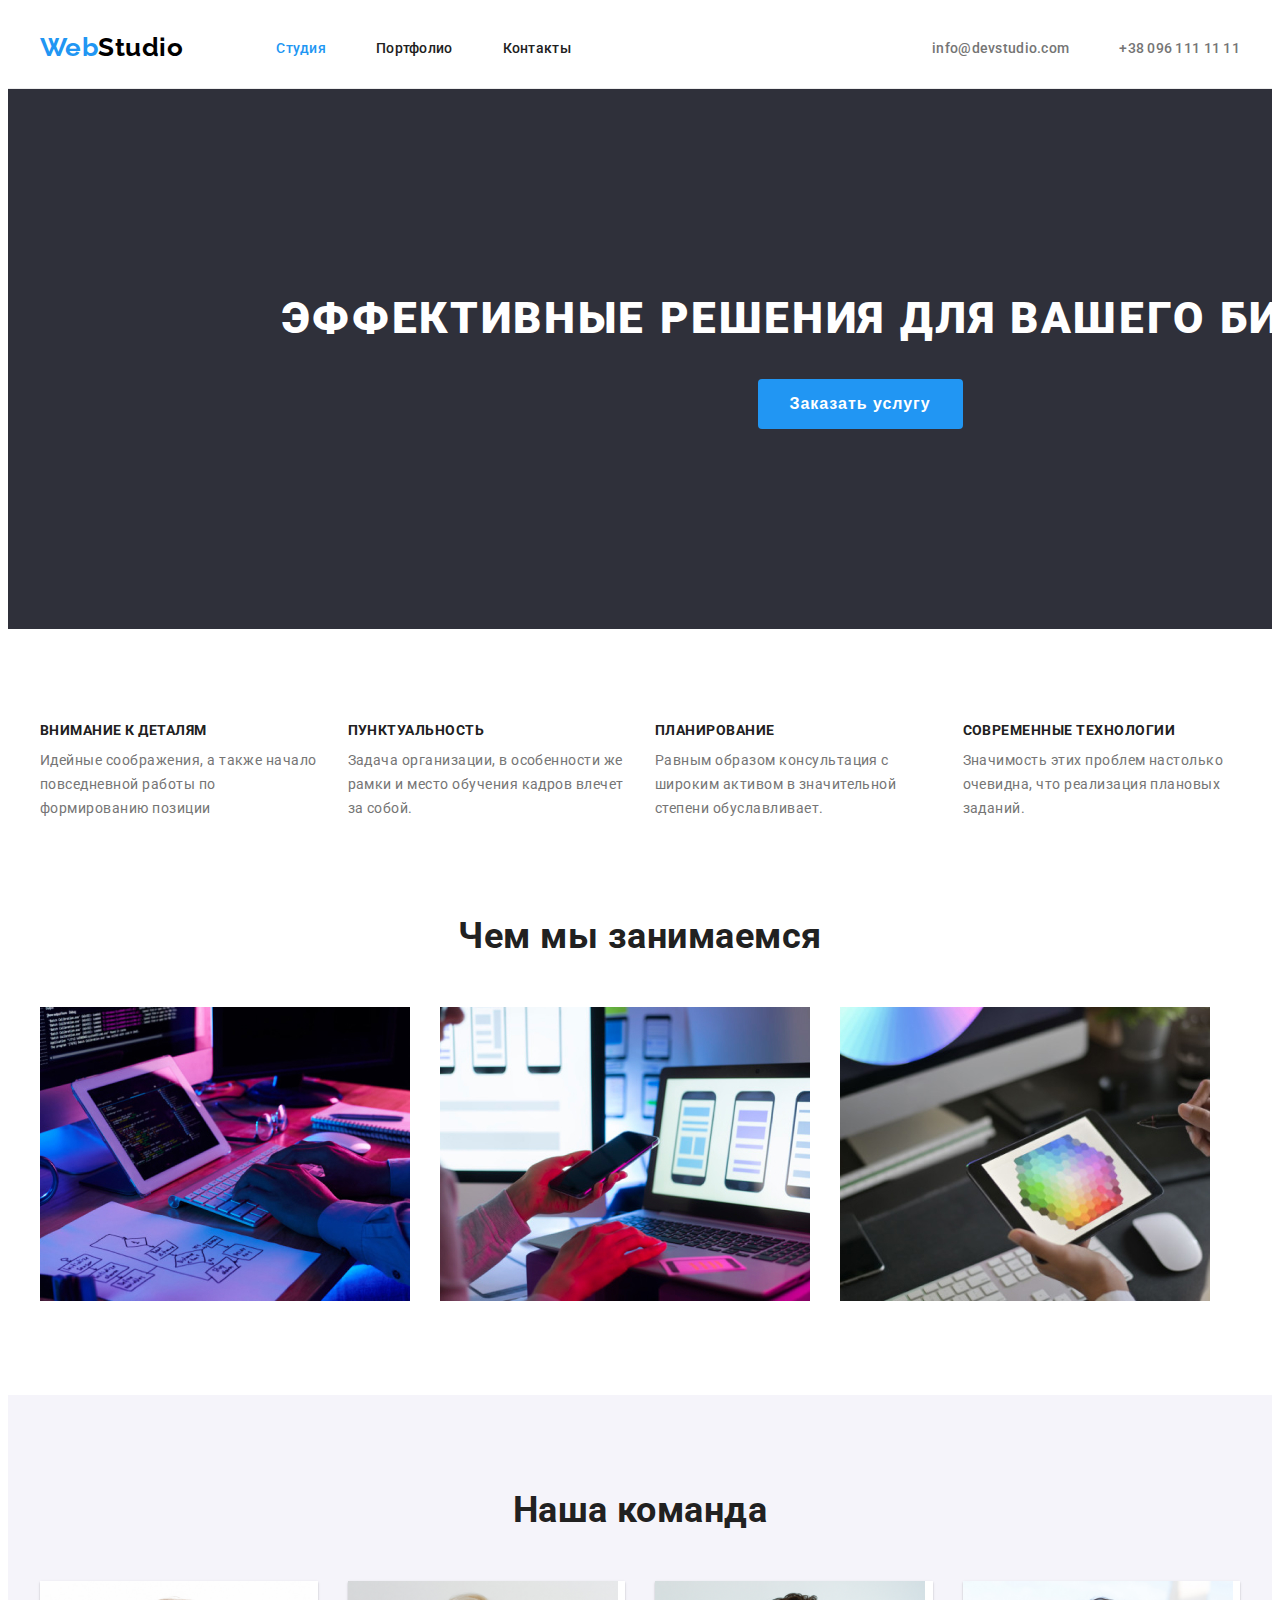
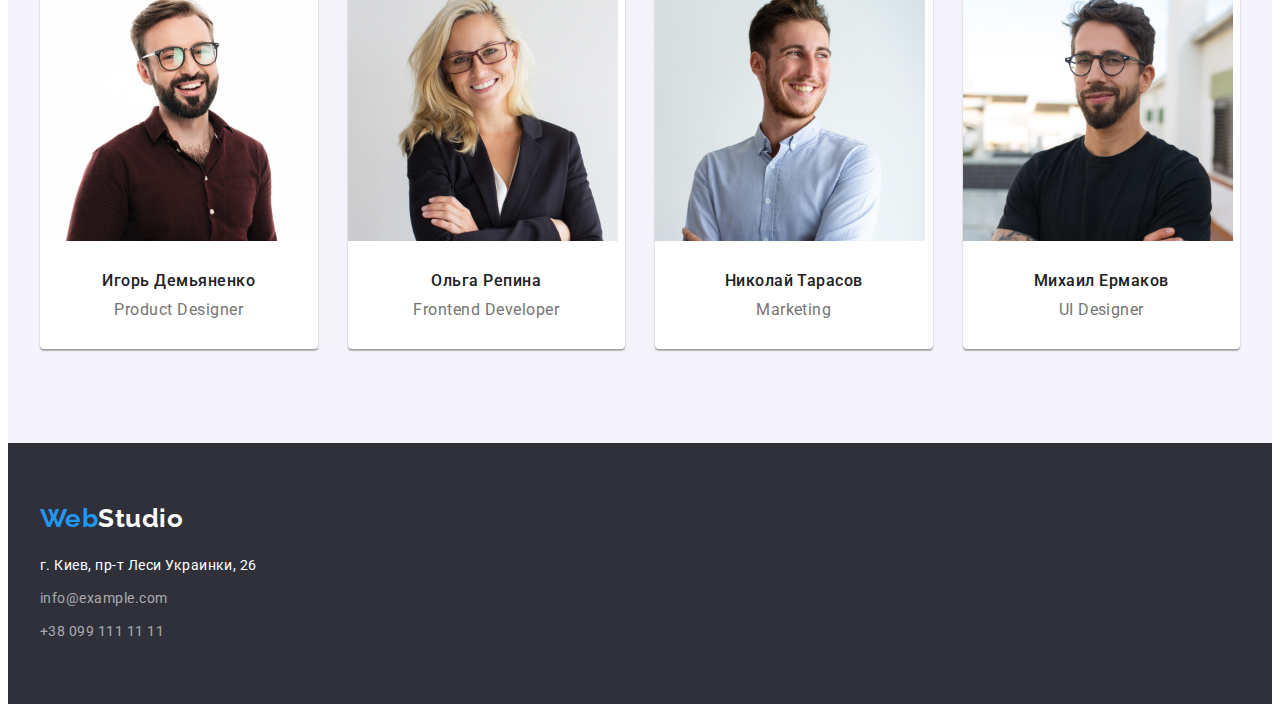
<file: index.html>
<!DOCTYPE html>
<html lang="ru">
  <head>
    <meta charset="UTF-8" />
    <meta name="viewport" content="width=device-width, initial-scale=1.0" />
    <title>Студия</title>
    <link
      rel="stylesheet"
      href="https://cdnjs.cloudflare.com/ajax/libs/modern-normalize/1.0.0/modern-normalize.css"
      integrity="sha512-Zx6MlUMKSVJoQ+83OwhdILe8cSEsCzfqThJd7J/VA2UrK6Ctj85p+xzqfyuNXE5B1k25uUdmJ2OzItbBy9GHAQ=="
      crossorigin="anonymous"
    />
    <link rel="preconnect" href="https://fonts.gstatic.com" />
    <link
      href="https://fonts.googleapis.com/css2?family=Raleway:wght@700&family=Roboto:wght@400;500;700;900&display=swap"
      rel="stylesheet"
    />
    <link rel="stylesheet" href="./css/styles.css" />
  </head>
  <body>
    <header class="page-header">
      <div class="container">
        <nav class="nav-menu">
          <a href="index.html" lang="en" class="logo link"
            ><span class="logo-title">Web</span>Studio</a
          >
          <ul class="site-nav list">
            <li class="site-nav-item">
              <a href="index.html" class="current link">Студия</a>
            </li>
            <li class="site-nav-item">
              <a href="./portfolio.html" class="link">Портфолио</a>
            </li>
            <li class="site-nav-item">
              <a href="Контакты" class="link">Контакты</a>
            </li>
          </ul>
        </nav>
        <ul class="contact list">
          <li class="site-nav-item">
            <a href="mailto:info@devstudio.com" class="contact-header link"
              >info@devstudio.com</a
            >
          </li>
          <li class="site-nav-item">
            <a href="tel:+380961111111" class="contact-header link"
              >+38 096 111 11 11</a
            >
          </li>
        </ul>
      </div>
    </header>
    <main>
      <!--Hero-->

      <section class="hero">
        <div class="container">
          <h1 class="hero-title">Эффективные решения для вашего бизнеса</h1>
          <button type="button" class="btn">Заказать услугу</button>
        </div>
      </section>

      <!--Features-->

      <section class="section title-features">
        <div class="container">
          <h2 class="section-title visually-hidden">Особенности</h2>
          <ul class="features list">
            <li class="features-item">
              <h3 class="features-title">Внимание к деталям</h3>
              <p class="features-text">
                Идейные соображения, а также начало повседневной работы по
                формированию позиции
              </p>
            </li>
            <li class="features-item">
              <h3 class="features-title">Пунктуальность</h3>
              <p class="features-text">
                Задача организации, в особенности же рамки и место обучения
                кадров влечет за собой.
              </p>
            </li>
            <li class="features-item">
              <h3 class="features-title">Планирование</h3>
              <p class="features-text">
                Равным образом консультация с широким активом в значительной
                степени обуславливает.
              </p>
            </li>
            <li class="features-item">
              <h3 class="features-title">Современные технологии</h3>
              <p class="features-text">
                Значимость этих проблем настолько очевидна, что реализация
                плановых заданий.
              </p>
            </li>
          </ul>
        </div>
      </section>

      <!--Our work-->

      <section class="section title-work">
        <div class="container">
          <h2 class="section-title">Чем мы занимаемся</h2>
          <ul class="work list">
            <li class="work-item">
              <img
                src="./images/img-1.jpg"
                alt="Разработка приложений на компьютер"
                width="370"
                height="294"
              />
            </li>
            <li class="work-item">
              <img
                src="./images/img-2.jpg"
                alt="Разработка приложений на телефон"
                width="370"
                height="294"
              />
            </li>
            <li class="work-item">
              <img
                src="./images/img-3.jpg"
                alt="Разработка приложений на планшет"
                width="370"
                height="294"
              />
            </li>
          </ul>
        </div>
      </section>

      <!--Team-->

      <section class="section employees">
        <div class="container">
          <h2 class="section-title">Наша команда</h2>
          <ul class="team list">
            <li class="team-item">
              <img
                src="./images/employee-1.jpg"
                alt="Продуктовый дизайнер"
                width="270"
                height="260"
              />
              <div class="team-card">
                <h3 class="team-title">Игорь Демьяненко</h3>
                <p lang="en" class="team-text">Product Designer</p>
              </div>
            </li>
            <li class="team-item">
              <img
                src="./images/employee-2.jpg"
                alt="Разработчик пользовательского интерфейса"
                width="270"
                height="260"
              />
              <div class="team-card">
                <h3 class="team-title">Ольга Репина</h3>
                <p lang="en" class="team-text">Frontend Developer</p>
              </div>
            </li>
            <li class="team-item">
              <img
                src="./images/employee-3.jpg"
                alt="Маркетолог"
                width="270"
                height="260"
              />
              <div class="team-card">
                <h3 class="team-title">Николай Тарасов</h3>
                <p lang="en" class="team-text">Marketing</p>
              </div>
            </li>
            <li class="team-item">
              <img
                src="./images/employee-4.jpg"
                alt="Дизайнер"
                width="270"
                height="260"
              />
              <div class="team-card">
                <h3 class="team-title">Михаил Ермаков</h3>
                <p lang="en" class="team-text">UI Designer</p>
              </div>
            </li>
          </ul>
        </div>
      </section>
    </main>
    <footer class="page-footer">
      <div class="container">
        <a href="index.html" lang="en" class="logo link"
          ><span class="logo-title">Web</span
          ><span class="studio">Studio</span></a
        >
        <address class="address-menu">
          <ul class="address-nav list">
            <li class="address-item">
              <a
                href="https://goo.gl/maps/wcm8M9rtRjgam5ik7"
                target="_blank"
                rel="noreferrer noopener"
                class="map link"
                >г. Киев, пр-т Леси Украинки, 26</a
              >
            </li>
            <li class="address-item">
              <a href="mailto:info@example.com" class="address-footer link"
                >info@example.com</a
              >
            </li>
            <li class="address-item">
              <a href="tel:+380991111111" class="address-footer link"
                >+38 099 111 11 11</a
              >
            </li>
          </ul>
        </address>
      </div>
    </footer>
  </body>
</html>
</file>
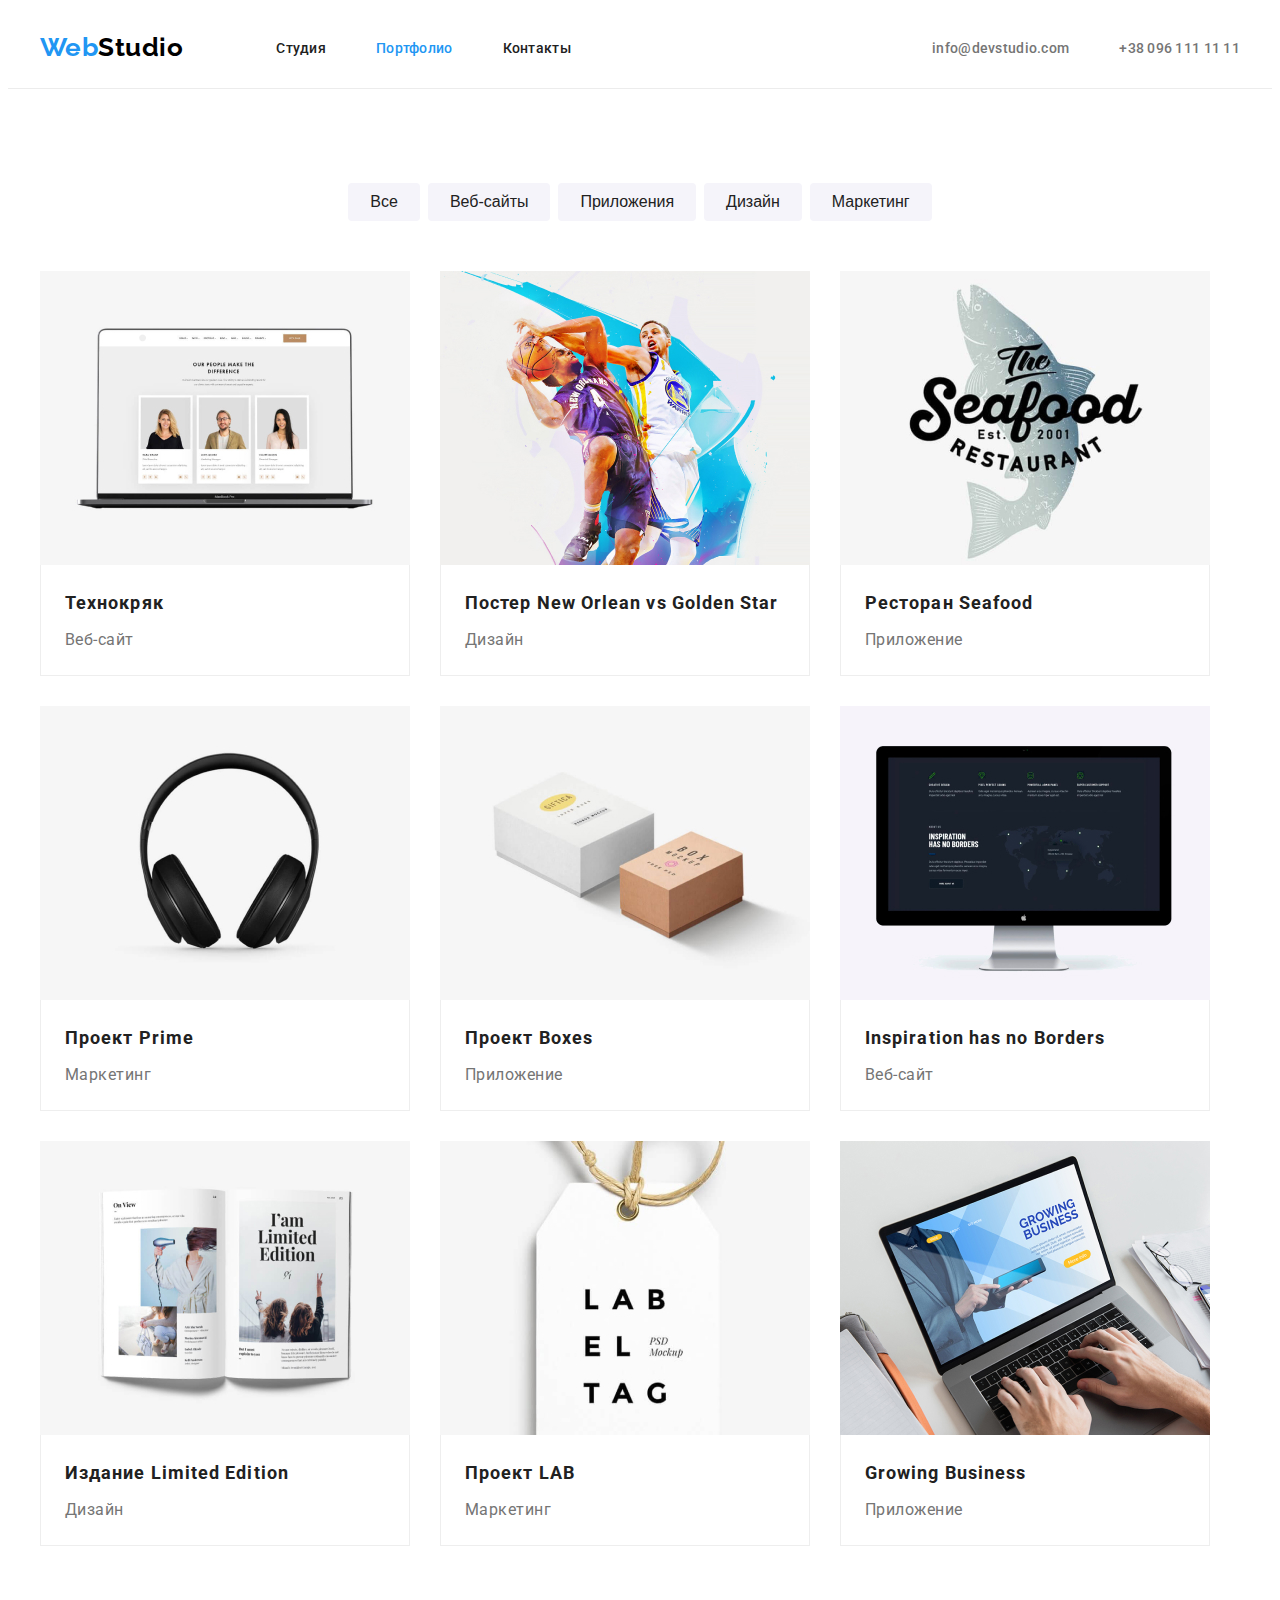
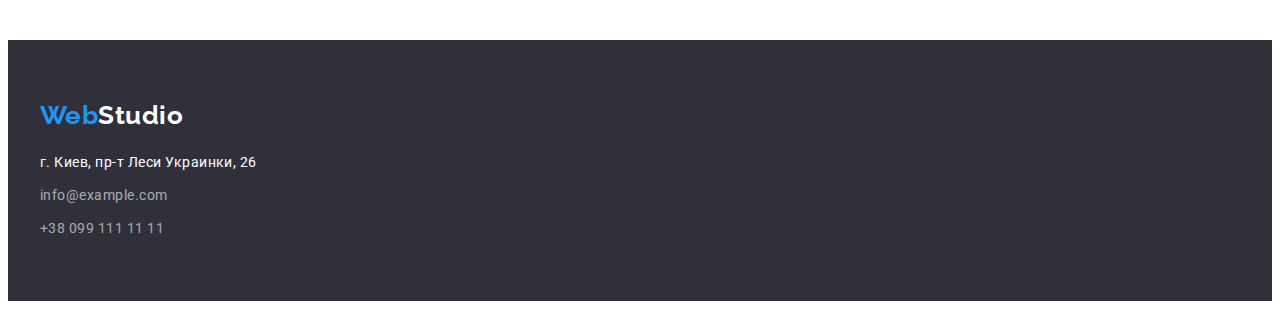
<file: portfolio.html>
<!DOCTYPE html>
<html lang="ru">
  <head>
    <meta charset="UTF-8" />
    <meta http-equiv="X-UA-Compatible" content="IE=edge" />
    <meta name="viewport" content="width=device-width, initial-scale=1.0" />
    <title>Портфолио</title>
    <link
      rel="stylesheet"
      href="https://cdnjs.cloudflare.com/ajax/libs/modern-normalize/1.0.0/modern-normalize.css"
      integrity="sha512-Zx6MlUMKSVJoQ+83OwhdILe8cSEsCzfqThJd7J/VA2UrK6Ctj85p+xzqfyuNXE5B1k25uUdmJ2OzItbBy9GHAQ=="
      crossorigin="anonymous"
    />
    <link rel="preconnect" href="https://fonts.gstatic.com" />
    <link
      href="https://fonts.googleapis.com/css2?family=Raleway:wght@700&family=Roboto:wght@400;500;700;900&display=swap"
      rel="stylesheet"
    />
    <link rel="stylesheet" href="./css/styles.css" />
  </head>
  <body>
    <header class="page-header">
      <div class="container">
        <nav class="nav-menu">
          <a href="index.html" lang="en" class="logo link"
            ><span class="logo-title">Web</span>Studio</a
          >
          <ul class="site-nav list">
            <li class="site-nav-item">
              <a href="index.html" class="link">Студия</a>
            </li>
            <li class="site-nav-item">
              <a href="./portfolio.html" class="current link">Портфолио</a>
            </li>
            <li class="site-nav-item">
              <a href="Контакты" class="link">Контакты</a>
            </li>
          </ul>
        </nav>
        <ul class="contact list">
          <li class="site-nav-item">
            <a href="mailto:info@devstudio.com" class="contact-header link"
              >info@devstudio.com</a
            >
          </li>
          <li class="site-nav-item">
            <a href="tel:+380961111111" class="contact-header link"
              >+38 096 111 11 11</a
            >
          </li>
        </ul>
      </div>
    </header>
    <main>
      <!--Our project-->

      <section class="section">
        <div class="container">
          <h1 class="visually-hidden">Проекты</h1>
          <!--filter-->

          <ul class="filter list">
            <li class="filter-item">
              <button type="button" class="filter-btn">Все</button>
            </li>
            <li class="filter-item">
              <button type="button" class="filter-btn">Веб-сайты</button>
            </li>
            <li class="filter-item">
              <button type="button" class="filter-btn">Приложения</button>
            </li>
            <li class="filter-item">
              <button type="button" class="filter-btn">Дизайн</button>
            </li>
            <li class="filter-item">
              <button type="button" class="filter-btn">Маркетинг</button>
            </li>
          </ul>
          <ul class="project list">
            <li class="project-item">
              <a href="">
                <img
                  src="./images/portfolio/port1.jpg"
                  alt="Сайт Технокряк"
                  width="370"
                  height="294"
              /></a>
              <div class="border-card">
                <h2 class="project-title">Технокряк</h2>
                <p class="project-text">Веб-сайт</p>
              </div>
            </li>
            <li class="project-item">
              <a href="">
                <img
                  src="./images/portfolio/port2.jpg"
                  alt="Дизайн спортивного сайта"
                  width="370"
                  height="294"
              /></a>
              <div class="border-card">
                <h2 class="project-title">Постер New Orlean vs Golden Star</h2>
                <p class="project-text">Дизайн</p>
              </div>
            </li>
            <li class="project-item">
              <a href="">
                <img
                  src="./images/portfolio/port3.jpg"
                  alt="Веб приложения ресторона морской кухни"
                  width="370"
                  height="294"
              /></a>
              <div class="border-card">
                <h2 class="project-title">Ресторан Seafood</h2>
                <p class="project-text">Приложение</p>
              </div>
            </li>
            <li class="project-item">
              <a href="">
                <img
                  src="./images/portfolio/port4.jpg"
                  alt="Проект Прайм"
                  width="370"
                  height="294"
              /></a>
              <div class="border-card">
                <h2 class="project-title">Проект Prime</h2>
                <p class="project-text">Маркетинг</p>
              </div>
            </li>
            <li class="project-item">
              <a href="">
                <img
                  src="./images/portfolio/port5.jpg"
                  alt="Веб приложения про коробки "
                  width="370"
                  height="294"
                />
              </a>
              <div class="border-card">
                <h2 class="project-title">Проект Boxes</h2>
                <p class="project-text">Приложение</p>
              </div>
            </li>
            <li class="project-item">
              <a href="">
                <img
                  src="./images/portfolio/port6.jpg"
                  alt=" Сайт о вдохновении"
                  width="370"
                  height="294"
              /></a>
              <div class="border-card">
                <h2 class="project-title" lang="en">
                  Inspiration has no Borders
                </h2>
                <p class="project-text">Веб-сайт</p>
              </div>
            </li>
            <li class="project-item">
              <a href="">
                <img
                  src="./images/portfolio/port7.jpg"
                  alt="Дизайн журнала"
                  width="370"
                  height="294"
              /></a>
              <div class="border-card">
                <h2 class="project-title">Издание Limited Edition</h2>
                <p class="project-text">Дизайн</p>
              </div>
            </li>
            <li class="project-item">
              <a href="">
                <img
                  src="./images/portfolio/port8.jpg"
                  alt="Крутой проект"
                  width="370"
                  height="294"
              /></a>
              <div class="border-card">
                <h2 class="project-title">Проект LAB</h2>
                <p class="project-text">Маркетинг</p>
              </div>
            </li>
            <li class="project-item">
              <a href="">
                <img
                  src="./images/portfolio/port9.jpg"
                  alt="Веб приложение для бизнеса"
                  width="370"
                  height="294"
              /></a>
              <div class="border-card">
                <h2 class="project-title" lang="en">Growing Business</h2>
                <p class="project-text">Приложение</p>
              </div>
            </li>
          </ul>
        </div>
      </section>
    </main>
    <footer class="page-footer">
      <div class="container">
        <a href="index.html" lang="en" class="logo link"
          ><span class="logo-title">Web</span
          ><span class="studio">Studio</span></a
        >
        <address class="address-menu">
          <ul class="address-nav list">
            <li class="address-item">
              <a
                href="https://goo.gl/maps/wcm8M9rtRjgam5ik7"
                target="_blank"
                rel="noreferrer noopener"
                class="map link"
                >г. Киев, пр-т Леси Украинки, 26</a
              >
            </li>
            <li class="address-item">
              <a href="mailto:info@example.com" class="address-footer link"
                >info@example.com</a
              >
            </li>
            <li class="address-item">
              <a href="tel:+380991111111" class="address-footer link"
                >+38 099 111 11 11</a
              >
            </li>
          </ul>
        </address>
      </div>
    </footer>
  </body>
</html>
</file>
<file: css/styles.css>
/*Первичный цвет #757575 */
/* Вторичный цвет для заголовков #212121 */
/* #FFFFFF; */
/*акцент на  #2196F3;*/
/* бекграунд первиный  #E5E5E5; #FFFFFF */
/* бекграунд вторичный  #FFFFFF; */
/* бекграунд дополнителный #2F303A */
/* бекграунд дополнителный2 #F5F4FA; */
/* Первичный шрифт  'Roboto', sans-serif;*/
/* Вторичный шрифт  'Raleway',sans-serif;*/
:root {
  --primary-text-color: #757575;
  --title-text-color: #212121;
  --additional-text-color: #ffffff;
  --accent-text-color: #2196f3;
  --primary-bgr-color: #ffffff;
  --bg-additional-color: #2f303a;
  --accent-bg-color: #2196f3;
  --bg-additional2-color: #f5f4fa;
  --primary-font: 'Roboto', sans-serif;
  --second-font: 'Raleway', sans-serif;
}
body {
  color: var(--primary-text-color);
  background-color: var(--primary-bgr-color);
  font-family: var(--primary-font);
  font-weight: normal;
  letter-spacing: 0.03em;
}
.container {
  margin-left: auto;
  margin-right: auto;
  width: 1200px;
  padding-left: 15px;
  padding-right: 15px;
}
img {
  display: block;
}
.list {
  list-style: none;
  margin: 0;
  padding: 0;
}
.link {
  text-decoration: none;
}
/* Cкрытые заголовки */
.visually-hidden {
  position: absolute !important;
  clip: rect(1px 1px 1px 1px); /* IE6 IE7 */
  clip: rect(1px 1px 1px 1px);
  padding: 0 !important;
  border: 0 !important;
  height: 1px !important;
  width: 1px !important;
  overflow: hidden;
}

/* header */
.page-header {
  background-color: var(--primary-bgr-color);
  padding-top: 24px;
  padding-bottom: 25px;
  border-bottom: 1px solid #ececec;
}

.logo {
  color: #000000;
  font-family: var(--second-font);
  font-weight: bold;
  font-size: 26px;
  line-height: 1.2;
}
.logo-title {
  color: var(--accent-text-color);
}

.nav-menu,
.site-nav {
  display: flex;
  align-items: center;
}

.page-header .container {
  display: flex;
  align-items: center;
}

.site-nav,
.contact {
  display: flex;
}
.site-nav {
  margin-left: 93px;
}
.contact {
  margin-left: auto;
}

.site-nav-item:not(:last-child) {
  margin-right: 50px;
}
.site-nav .link {
  color: var(--title-text-color);
  font-weight: 500;
  font-size: 14px;
  line-height: 1.14;
  letter-spacing: 0.02em;
}

.site-nav .link:focus,
.site-nav .link:hover,
.contact-header:focus,
.contact-header:hover {
  color: var(--accent-text-color);
}
.site-nav .current.link {
  color: var(--accent-text-color);
}

.contact-header {
  color: var(--primary-text-color);
  font-weight: 500;
  font-size: 14px;
  line-height: 1.14;
  letter-spacing: 0.02em;
}

/* hero */
.hero {
  background-color: var(--bg-additional-color);
  text-align: center;
}
.hero .container {
  padding: 200px 252px;
}

.hero-title {
  margin-top: 0;
  margin-bottom: 30px;
  color: var(--additional-text-color);
  font-weight: 900;
  font-size: 44px;
  line-height: 1.36;
  letter-spacing: 0.06em;
  text-transform: uppercase;
}
.btn {
  min-width: 200px;
  color: var(--additional-text-color);
  background-color: var(--accent-bg-color);
  border-radius: 4px;
  border: none;
  font-weight: bold;
  font-size: 16px;
  line-height: 1.87;
  text-align: center;
  letter-spacing: 0.06em;
  cursor: pointer;
  padding: 10px 32px;
}
.btn:hover,
.btn:focus {
  background-color: #188ce8;
}
.section {
  padding-top: 94px;
  padding-bottom: 94px;
}
/* section */
.section-title {
  margin-top: 0;
  margin-bottom: 50px;
  color: var(--title-text-color);
  font-weight: bold;
  font-size: 36px;
  line-height: 1.17;
  text-align: center;
}
/* features */
.features {
  display: flex;
  flex-wrap: wrap;
  margin-left: -30px;
  margin-top: -30px;
}
.section.title-features {
  padding-bottom: 0;
}
.features-item {
  flex-basis: calc((100% - 4 * 30px) / 4);
  margin-left: 30px;
  margin-top: 30px;
}

.features .features-title {
  margin-top: 0;
  margin-bottom: 10px;
  color: var(--title-text-color);
  font-weight: bold;
  font-size: 14px;
  line-height: 1.14;
  text-transform: uppercase;
}
.features-text {
  margin-top: 0;
  margin-bottom: 0;
  font-size: 14px;
  line-height: 1.71;
}
/* work */
.work {
  display: flex;
  flex-wrap: wrap;
  margin-top: -30px;
  margin-left: -30px;
}
.work-item {
  flex-basis: calc(100% / 3- 30px);
  margin-top: 30px;
  margin-left: 30px;
}
.section.title-work {
  padding-top: 94px;
}

/* Team */
.section.employees {
  background-color: var(--bg-additional2-color);
}
.team {
  display: flex;
  flex-wrap: wrap;
  margin-top: -30px;
  margin-left: -30px;
}

.team-item {
  flex-basis: calc((100% - 4 * 30px) / 4);
  margin-top: 30px;
  margin-left: 30px;
  background-color: var(--additional-text-color);
  box-shadow: 0px 1px 3px rgba(0, 0, 0, 0.12), 0px 1px 1px rgba(0, 0, 0, 0.14),
    0px 2px 1px rgba(0, 0, 0, 0.2);
  border-radius: 0px 0px 4px 4px;
}
.team-card {
  padding-top: 30px;
  padding-bottom: 30px;
}
.team .team-title {
  margin-top: 0;
  margin-bottom: 10px;
  color: var(--title-text-color);
  font-weight: 500;
  font-size: 16px;
  line-height: 1.19;
  text-align: center;
}
.team-text {
  margin-top: 0;
  margin-bottom: 0;
  font-size: 16px;
  line-height: 1.19;
  text-align: center;
}
/* footer */
.page-footer {
  background-color: var(--bg-additional-color);
  padding-top: 60px;
  padding-bottom: 60px;
}
.studio {
  color: var(--additional-text-color);
}
.page-footer .logo {
  display: inline-block;
  margin-top: 0;
  margin-bottom: 20px;
}
.address-menu {
  font-style: normal;
}

.address-item:not(:last-child) {
  margin-bottom: 9px;
}
.address-footer {
  color: rgba(255, 255, 255, 0.6);
  font-size: 14px;
  line-height: 1.71;
}
.map {
  color: var(--additional-text-color);
  font-size: 14px;
  line-height: 1.71;
}

/* main портфолио */
.filter {
  display: flex;
  justify-content: center;
  margin-bottom: 50px;
}
.filter-item:not(:last-child) {
  margin-right: 8px;
}
.filter-btn {
  color: var(--title-text-color);
  background-color: var(--bg-additional2-color);
  font-weight: 500;
  font-size: 16px;
  line-height: 1.62;
  text-align: center;
  font-style: inherit;
  border-radius: 4px;
  border: none;
  cursor: pointer;
  padding: 6px 22px;
}
.filter-btn:hover,
.filter-btn:focus {
  background-color: var(--accent-text-color);
  color: var(--additional-text-color);
  box-shadow: 0px 3px 1px rgba(0, 0, 0, 0.1), 0px 1px 2px rgba(0, 0, 0, 0.08),
    0px 2px 2px rgba(0, 0, 0, 0.12);
}
.project-title {
  font-weight: bold;
  font-size: 18px;
  line-height: 2;
  letter-spacing: 0.06em;
  color: var(--title-text-color);
  margin-top: 0;
  margin-bottom: 4px;
}

.project-text {
  font-size: 16px;
  line-height: 1.87;
  margin: 0;
}
.project {
  display: flex;
  flex-wrap: wrap;
}

.project-item {
  width: 370px;
  margin-right: 30px;
  margin-bottom: 30px;
}
.project-item:nth-child(3n) {
  margin-right: 0;
}

.project-item:nth-last-child(-n + 3) {
  margin-bottom: 0;
}
.border-card {
  padding: 20px 24px;
  border: 1px solid #eeeeee;
  border-top: none;
}
</file>
